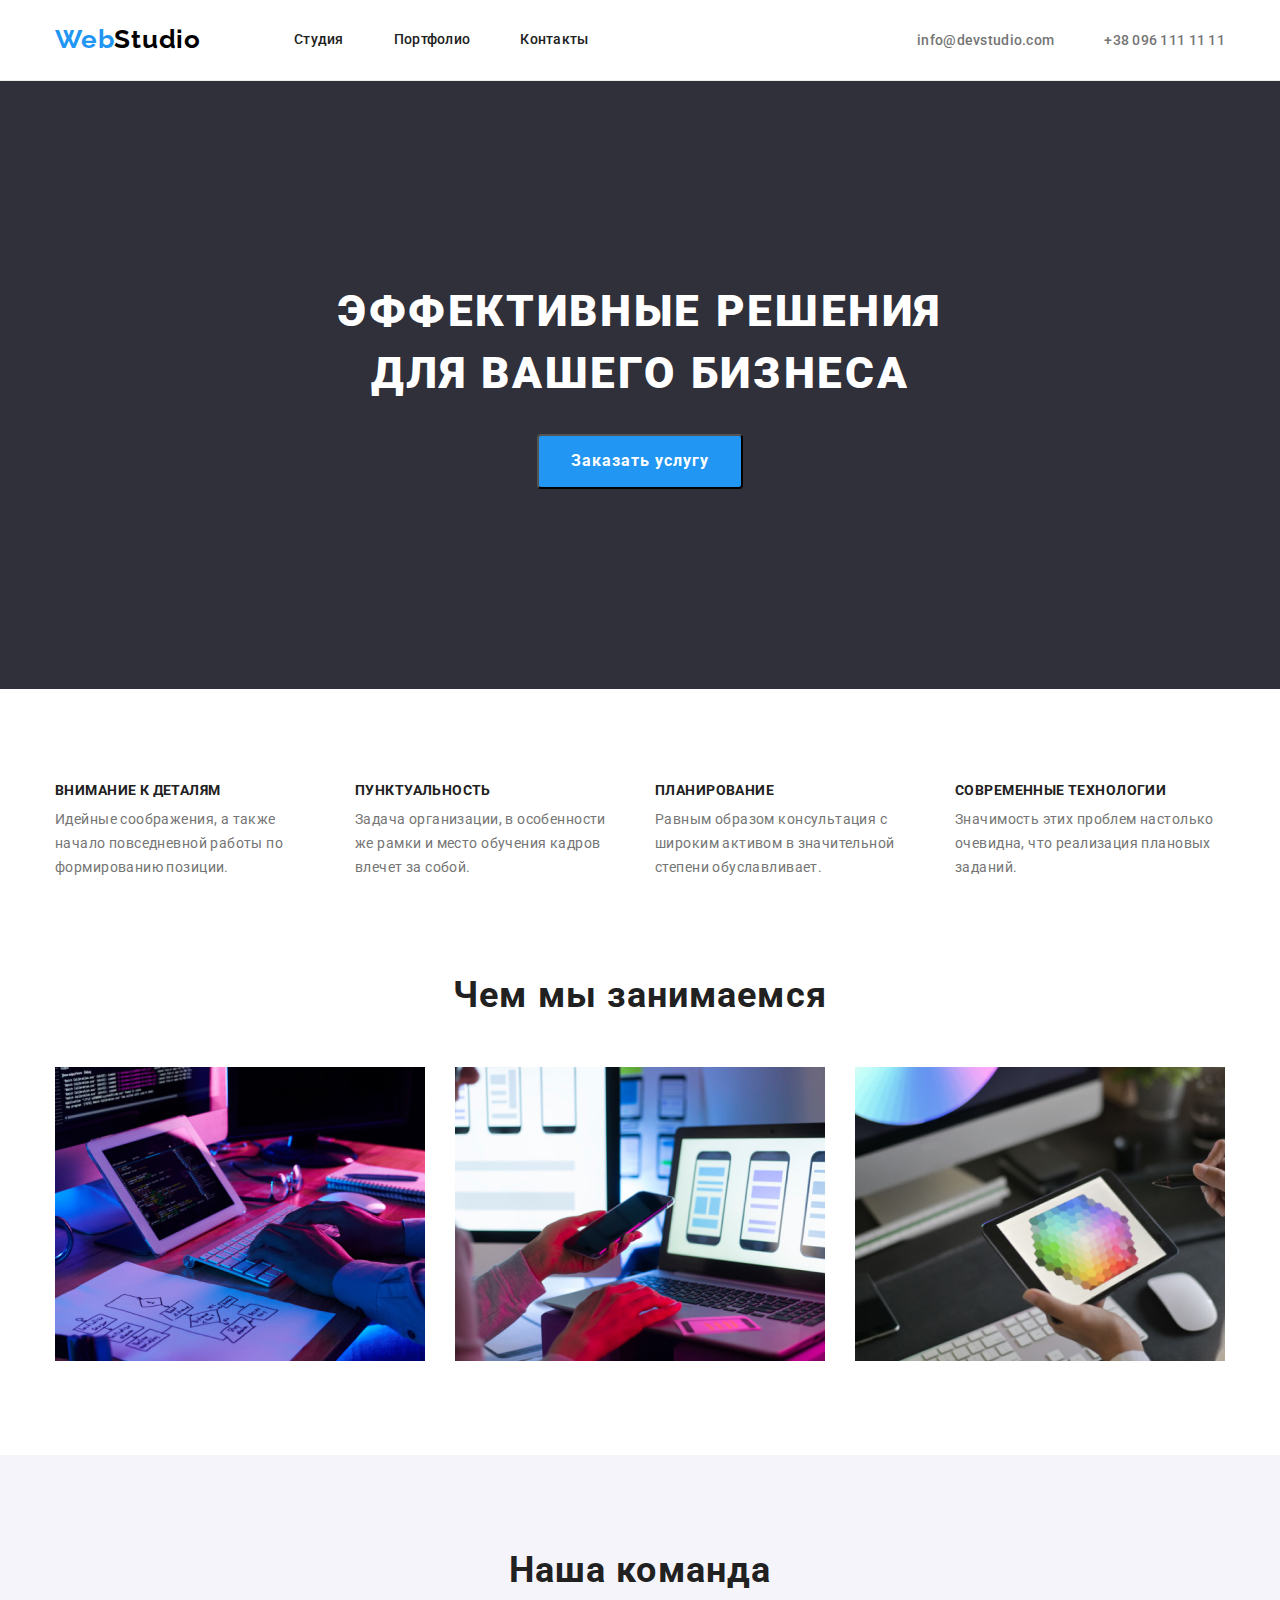
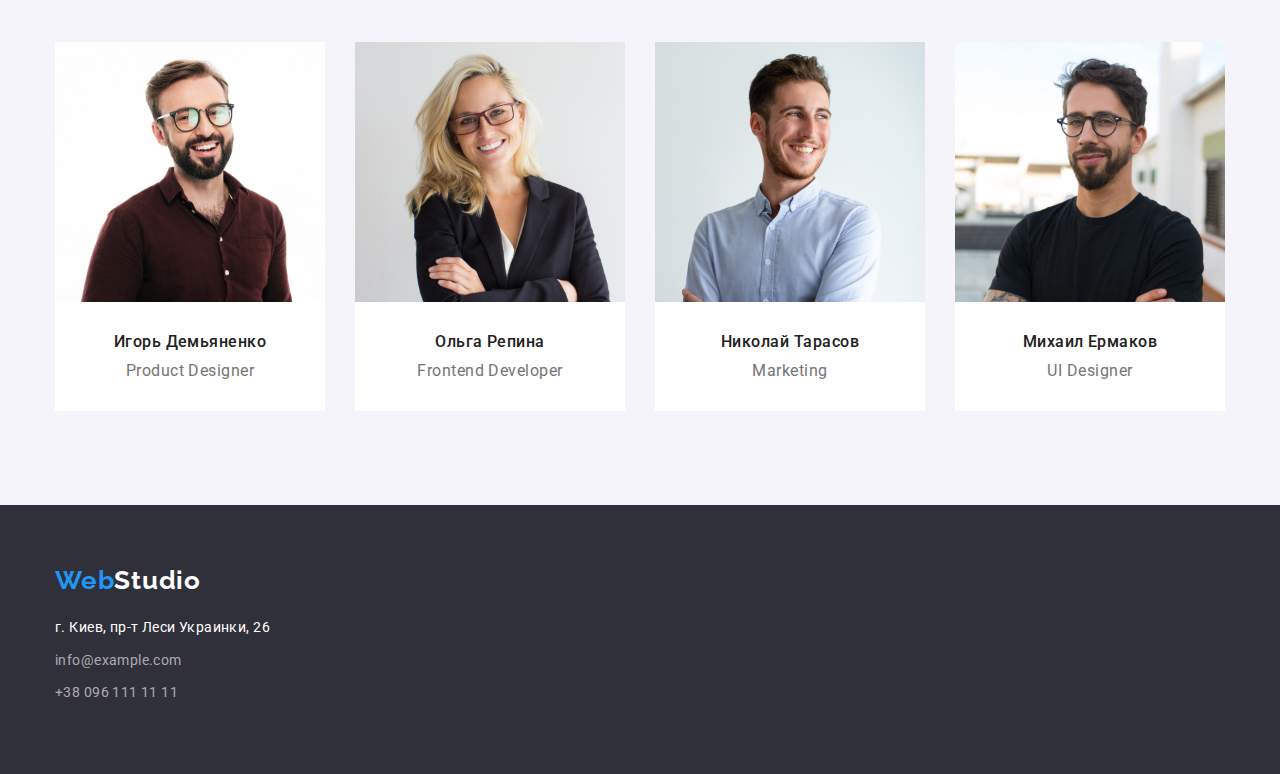
<file: index.html>
<!DOCTYPE html>
<html lang="ru">
  <head>
    <meta charset="UTF-8" />
    <meta http-equiv="X-UA-Compatible" content="IE=edge" />
    <meta name="viewport" content="width=device-width, initial-scale=1.0" />
    <title>Document</title>
    <link rel="preconnect" href="https://fonts.googleapis.com" />
    <link rel="preconnect" href="https://fonts.gstatic.com" crossorigin />
    <link
      href="https://fonts.googleapis.com/css2?family=Raleway:wght@700&family=Roboto:wght@400;500;700;900&display=swap"
      rel="stylesheet"
    />
    <link
      rel="stylesheet"
      href="https://cdnjs.cloudflare.com/ajax/libs/modern-normalize/1.1.0/modern-normalize.min.css"
    />
    <link rel="stylesheet" href="./css/styles.css" />
  </head>
  <body>
    <!--Шапка-->
    <header class="header">
      <div class="container flex-container">
          <nav class="header-nav">
          <a class="header-logo" href="./index.html">
            <span class="logo-blue">Web</span><span class="logo-black">Studio</span></a>
          <ul class="site-nav">
            <li class="item"><a href="./index.html" class="site-nav-link">Студия</a></li>
            <li class="item"><a href="./portfolio.html" class="site-nav-link">Портфолио</a></li>
            <li class="item"><a href="" class="site-nav-link">Контакты</a></li>
          </ul>
        </nav>
        <ul class="nav-link">
          <li class="item">
            <a href="mailto:info@devstudio.com" class="nav-link-list">info@devstudio.com</a>
          </li>
          <li class="item"><a href="tel:+380961111111" class="nav-link-list">+38 096 111 11 11</a></li>
        </ul>
      </div>
    </header>
    <!--Section 1-->
    <main>
      <section class="hero">
        <div class="container">
          <h1 class="hero-title">Эффективные решения <br>для вашего бизнеса</h1>
          <button type="button" class="hero-buttom">Заказать услугу</button>
        </div>
      </section>
      <!--Section 2-->
      <section class="section">
        <div class="container">
          <h2 class="visually-hidden">Шаги к успеху</h2>
          <ul class="section-list">
            <li class="section-link">
              <h3 class="section-title">Внимание к деталям</h3>
              <p class="text">
                Идейные соображения, а также начало повседневной работы по формированию позиции.
              </p>
            </li>

            <li class="section-link">
              <h3 class="section-title">Пунктуальность</h3>
              <p class="text">
                Задача организации, в особенности же рамки и место обучения кадров влечет за собой.
              </p>
            </li>

            <li class="section-link">
              <h3 class="section-title">Планирование</h3>
              <p class="text">
                Равным образом консультация с широким активом в значительной степени обуславливает.
              </p>
            </li>

            <li class="section-link">
              <h3 class="section-title">Современные технологии</h3>
              <p class="text">
                Значимость этих проблем настолько очевидна, что реализация плановых заданий.
              </p>
            </li>
          </ul>
        </div>
      </section>
      <!--Section 3-->
      <section class=" section section-pictures">
        <div class="container">
          <h2 class="title">Чем мы занимаемся</h2>
          <ul class="pictures-list">
            <li class="images">
                  <img src="./images/first_service.jpg" alt="Работа на компьютерах" width="370" />
            </li>
            <li class="images">
                  <img src="./images/second_servics.jpg" alt="Работа на телефонах" width="370" />
                </li>
            <li class="images">
                 <img src="./images/third_service.jpg" alt="Работа на планшетах" width="370" />
                </li>
          </ul>
          </div>
      </section>
      <!--Section 4-->
      <section class="section workers">
        <div class="container">
          <h2 class="title">Наша команда</h2>
          <ul class="workers-list">
            <li class="workers-item">
              <article>
                <div class="icons">
                  <img src="./images/photo_1.jpg" alt="Фото" width="270" />
                </div>
                <div class="caption">
                  <h3 class="workers-title">Игорь Демьяненко</h3>
                  <p class="workers-text">Product Designer</p>
                </div>
              </article>
            </li>
            <li class="workers-item">
              <article>
                  <img src="./images/photo_2.jpg" alt="Ольга Репина" width="270" />
                <div class="caption">
                  <h3 class="workers-title">Ольга Репина</h3>
                <p class="workers-text">Frontend Developer</p>
                </div>
              </article>
            </li>
            <li class="workers-item">
              <article>
                  <img src="./images/photo_3.jpg" alt="Николай Тарасов" width="270" />
                <div class="caption">
                   <h3 class="workers-title">Николай Тарасов</h3>
                <p class="workers-text">Marketing</p>
                </div>
            </li>
            <li class="workers-item">
              <article>
                  <img src="./images/photo4.jpg" alt="Михаил Ермаков" width="270" />
                <div class="caption">
                   <h3 class="workers-title">Михаил Ермаков</h3>
                <p class="workers-text">UI Designer</p>
                </div>
              </article>
            </li>
          </ul>
        </div>
      </section>
    </main>
    <!--Футер-->
    <footer class="footer">
      <div class="container">
         <a class="footer-logo" href="./portfolio.html"
                ><span class="logo-blue">Web</span><span class="logo-white">Studio</span></a
              >
        <address>
            <ul class="footer-list">
               <li class="footer-item"><a class="footer-address" href="https://goo.gl/maps/6y7DoNega5djJpNc6"
                target="_blank">г. Киев, пр-т Леси Украинки, 26</a></li>
            <li class="footer-item"><a href="mailto:info@example.com" class="contact-link">info@example.com</a></li>
            <li class="footer-item"><a href="tel:+380961111111" class="contact-link">+38 096 111 11 11</a></li>
          </ul>
        </address>
      </div>
    </footer>
  </body>
</html>
</file>
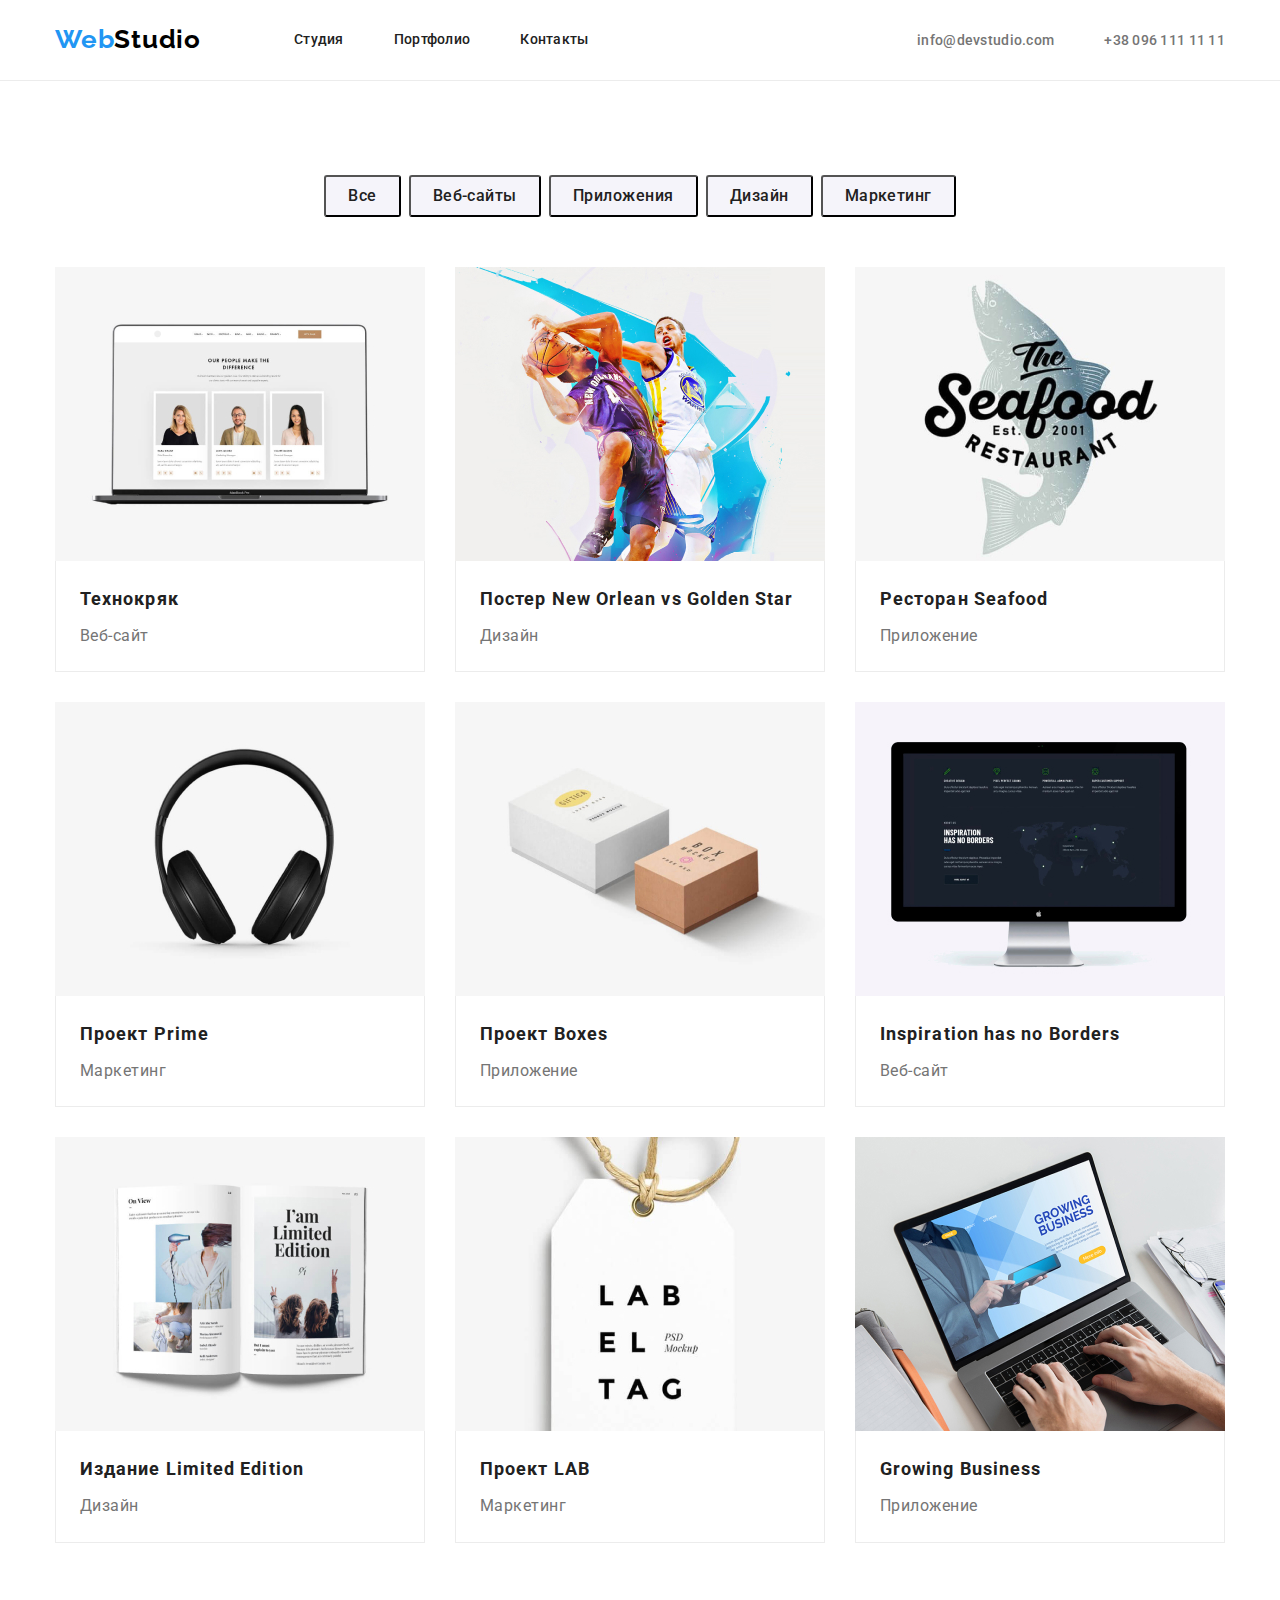
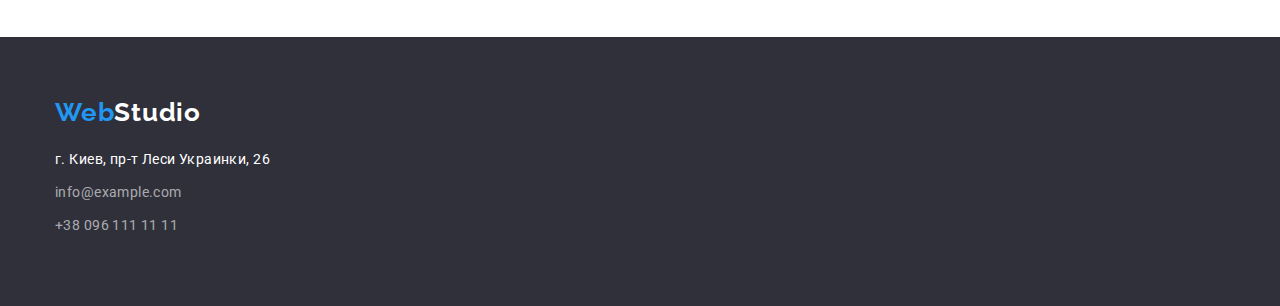
<file: portfolio.html>
<!DOCTYPE html>
<html lang="ru">
  <head>
    <meta charset="UTF-8" />
    <meta http-equiv="X-UA-Compatible" content="IE=edge" />
    <meta name="viewport" content="width=device-width, initial-scale=1.0" />
    <title>Document</title>
    <link rel="preconnect" href="https://fonts.googleapis.com" />
    <link rel="preconnect" href="https://fonts.gstatic.com" crossorigin />
    <link
      href="https://fonts.googleapis.com/css2?family=Raleway:wght@700&family=Roboto:wght@400;500;700;900&display=swap"
      rel="stylesheet"
    />
    <link
      rel="stylesheet"
      href="https://cdnjs.cloudflare.com/ajax/libs/modern-normalize/1.1.0/modern-normalize.min.css"
    />
    <link rel="stylesheet" href="./css/styles.css" />
  </head>
  <body>
    <!-- Шапка -->
    <header class="header">
      <div class="container flex-container">
        <nav class="header-nav">
          <a class="header-logo" href="./index.html">
            <span class="logo-blue">Web</span><span class="logo-black">Studio</span></a
          >
          <ul class="site-nav">
            <li class="item"><a href="./index.html" class="site-nav-link">Студия</a></li>
            <li class="item"><a href="./portfolio.html" class="site-nav-link">Портфолио</a></li>
            <li class="item"><a href="" class="site-nav-link">Контакты</a></li>
          </ul>
        </nav>
        <ul class="nav-link">
          <li class="item">
            <a href="mailto:info@devstudio.com" class="nav-link-list">info@devstudio.com</a>
          </li>
          <li class="item">
            <a href="tel:+380961111111" class="nav-link-list">+38 096 111 11 11</a>
          </li>
        </ul>
      </div>
    </header>
    <!-- Фільтр -->
    <main>
      <section class="filter">
        <div class="container">
          <h1 class="visually-hidden">Портфоліо</h1>
          <ul class="filter-list">
            <li class="filter-item"><button type="button" class="filter-buttom">Все</button></li>
            <li class="filter-item">
              <button type="button" class="filter-buttom">Веб-сайты</button>
            </li>
            <li class="filter-item">
              <button type="button" class="filter-buttom">Приложения</button>
            </li>
            <li class="filter-item"><button type="button" class="filter-buttom">Дизайн</button></li>
            <li class="filter-item">
              <button type="button" class="filter-buttom">Маркетинг</button>
            </li>
          </ul>
          <ul class="pictures">
            <li class="pictures-item">
              <div class="card-thumb">
                <img src="./images/project_1.jpg" alt="Фото коллег" width="370" />
              </div>
              <div class="heading">
                <h2 class="pictures-title">Технокряк</h2>
                <p class="pictures-text">Веб-сайт</p>
              </div>
            </li>

            <li class="pictures-item">
              <div class="card-thumb">
                <img src="./images/project_2.jpg" alt="Постер" width="370" />
              </div>
              <div class="heading">
                <h2 class="pictures-title">Постер New Orlean vs Golden Star</h2>
                <p class="pictures-text">Дизайн</p>
              </div>
            </li>

            <li class="pictures-item">
              <div class="card-thumb">
                <img src="./images/project_3.jpg" alt="Назва ресторану" width="370" />
              </div>
              <div class="heading">
                <h2 class="pictures-title">Ресторан Seafood</h2>
                <p class="pictures-text">Приложение</p>
              </div>
            </li>

            <li class="pictures-item">
              <div class="card-thumb">
                <img src="./images/project_4.jpg" alt="Наушники" width="370" />
              </div>
              <div class="heading">
                <h2 class="pictures-title">Проект Prime</h2>
                <p class="pictures-text">Маркетинг</p>
              </div>
            </li>

            <li class="pictures-item">
              <div class="card-thumb">
                <img src="./images/project_5.jpg" alt="Коробки" width="370" />
              </div>
              <div class="heading">
                <h2 class="pictures-title">Проект Boxes</h2>
                <p class="pictures-text">Приложение</p>
              </div>
            </li>

            <li class="pictures-item">
              <div class="card-thumb">
                <img src="./images/project_6.jpg" alt="Екран" width="370" />
              </div>
              <div class="heading">
                <h2 class="pictures-title">Inspiration has no Borders</h2>
                <p class="pictures-text">Веб-сайт</p>
              </div>
            </li>

            <li class="pictures-item">
              <div class="card-thumb">
                <img src="./images/project_7.jpg" alt="Издание" width="370" />
              </div>
              <div class="heading">
                <h2 class="pictures-title">Издание Limited Edition</h2>
                <p class="pictures-text">Дизайн</p>
              </div>
            </li>

            <li class="pictures-item">
              <div class="card-thumb">
                <img src="./images/project_8.jpg" alt="Проект" width="370" />
              </div>
              <div class="heading">
                <h2 class="pictures-title">Проект LAB</h2>
                <p class="pictures-text">Маркетинг</p>
              </div>
            </li>

            <li class="pictures-item">
              <div class="card-thumb">
                <img src="./images/project_9.jpg" alt="Ноут" width="370" />
              </div>
              <div class="heading">
                <h2 class="pictures-title">Growing Business</h2>
                <p class="pictures-text">Приложение</p>
              </div>
            </li>
          </ul>
        </div>
      </section>
    </main>
    <!--Футер-->
    <footer class="footer">
      <div class="container">
        <a class="footer-logo" href="./index.html"
          ><span class="logo-blue">Web</span><span class="logo-white">Studio</span></a
        >
        <address>
          <ul class="footer-list">
            <li class="footer-item">
              <a class="footer-address" href="https://goo.gl/maps/6y7DoNega5djJpNc6" target="_blank"
                >г. Киев, пр-т Леси Украинки, 26</a
              >
            </li>
            <li class="footer-item">
              <a href="mailto:info@example.com" class="contact-link">info@example.com</a>
            </li>
            <li class="footer-item">
              <a href="tel:+380961111111" class="contact-link">+38 096 111 11 11</a>
            </li>
          </ul>
        </address>
      </div>
    </footer>
  </body>
</html>
</file>
<file: css/styles.css>
:root {
  --primery-text-color: #212121;
  --title-text-color: #757575;
  --secondary-title-text-color: rgba(255, 255, 255, 0.6);
  --third-title-text-color: #000000;
  --accent-color: #2196f3;
  --primery-background-color: #ffffff;
  --secondary-background-color: #f5f4fa;
  --white-color: #ffffff;
  --footer-color: #2f303a;
}
body {
  background: var(--primery-background-color);
  color: var(--primery-text-color);
  font-family: 'Roboto', sans-serif;
}
/* колір основного тексту #212121*/
/* вторинний колір тексту #757575 */
/* вторинний колір тексту rgba(255, 255, 255, 0.6 */
/* білий колір #FFFFFF */
/* акцент #2196F3 */
/* вторинний колір фону #F5F4FA */
/* вторинний колір фону #2F303A */
/* вторинний колір фону FFFFFF */

/* Логотип */
.container {
  width: 1200px;
  padding-left: 15px;
  padding-right: 15px;
  margin-left: auto;
  margin-right: auto;
}
/* Шапка */
.header {
  border-bottom: 1px solid #ececec;
}
.flex-container {
  align-items: center;
  display: flex;
  justify-content: space-between;
}
.header-nav {
  display: flex;
  align-items: center;
}
.header-logo {
  text-decoration: none;
  margin-right: 93px;
}
.logo-blue {
  font-family: 'Raleway';
  font-weight: 700;
  font-size: 26px;
  line-height: 1.2;
  letter-spacing: 0.03em;
  color: var(--accent-color);
}
.logo-black {
  font-family: 'Raleway';
  font-weight: 700;
  font-size: 26px;
  line-height: 1.2;
  letter-spacing: 0.03em;
  color: var(--third-title-text-color);
}
/* Site nav */
.site-nav {
  padding: 0;
  margin: 0;
  list-style: none;
  display: flex;
}
.nav-link {
  padding: 0;
  margin: 0;
  list-style: none;
  display: flex;
  justify-content: end;
}
.item {
  margin-right: 50px;
}
.item:last-child {
  margin-right: 0;
}
.site-nav-link {
  padding-top: 32px;
  padding-bottom: 32px;
  display: block;
  font-weight: 500;
  font-size: 14px;
  line-height: 1.14;
  letter-spacing: 0.02em;
  color: var(--primery-text-color);
  text-decoration: none;
}
.site-nav-link:hover,
.site-nav-link:focus {
  color: var(--accent-color);
}
.link {
  font-weight: 500;
  font-size: 14px;
  line-height: 1.14;
  letter-spacing: 0.02em;
  color: var(--primery-text-color);
}
.nav-link-list {
  font-weight: 500;
  font-size: 14px;
  line-height: 1.14;
  letter-spacing: 0.02em;
  color: var(--title-text-color);
  text-decoration: none;
}
.nav-link-list:hover,
.nav-link-list:focus {
  color: var(--accent-color);
}

/* Секція 1 */
.hero {
  background-color: var(--footer-color);
  text-align: center;
  padding-top: 200px;
  padding-bottom: 200px;
}
.hero-title {
  margin-top: 0;
  margin-bottom: 30px;
  font-weight: 900;
  font-size: 44px;
  line-height: 1.4;
  letter-spacing: 0.06em;
  text-transform: uppercase;
  color: var(--white-color);
}
.hero-buttom {
  display: inline-block;
  padding: 10px 32px;
  border-radius: 4px;
  font-weight: 700;
  font-size: 16px;
  line-height: 1.9;
  letter-spacing: 0.06em;
  cursor: pointer;
  color: var(--white-color);
  background-color: var(--accent-color);
  /* 0px 4px 4px rgba(0, 0, 0, 0.15); */
}
/* Секція 2 */
.section {
  padding-top: 94px;
  padding-bottom: 94px;
  background: var(--primery-background-color);
}
.visually-hidden {
  position: absolute;
  white-space: nowrap;
  width: 1px;
  height: 1px;
  overflow: hidden;
  border: 0;
  padding: 0;
  clip: rect(0 0 0 0);
  clip-path: inset(50%);
  margin: -1px;
}
.section-list {
  list-style: none;
  padding: 0;
  margin: 0;
  display: flex;
}
.section-link {
  margin-right: 30px;
  width: 270px;
}
.section-link:last-child {
  margin-right: 0;
}
.section-title {
  margin-bottom: 10px;
  font-weight: 700;
  font-size: 14px;
  line-height: 1.14;
  letter-spacing: 0.03em;
  text-transform: uppercase;
  color: var(--primery-text-color);
}
h1,
h2,
h3,
p {
  margin: 0;
}
.text {
  font-size: 14px;
  line-height: 1.7;
  letter-spacing: 0.03em;
  color: var(--title-text-color);
}
/* Секція 3 */
.section-pictures {
  padding-top: 0;
}
.title {
  margin-top: 0;
  margin-bottom: 50px;
  font-weight: 700;
  font-size: 36px;
  line-height: 1.2;
  text-align: center;
  letter-spacing: 0.03em;
  color: var(--primery-text-color);
}
.pictures-list {
  list-style: none;
  padding: 0;
  margin: 0;
  display: flex;
}
.images {
  margin-right: 30px;
}
.images:last-child {
  margin-right: 0;
}
img {
  display: block;
  max-width: 100%;
  height: auto;
}
/* Секція 4 */
.workers {
  padding-top: 94px;
  background: var(--secondary-background-color);
}
.title {
  margin-bottom: 50px;
}
.workers-list {
  list-style: none;
  padding: 0;
  margin: 0;
  display: flex;
  flex-wrap: wrap;
}
.workers-item {
  margin-right: 30px;
  background-color: #ffffff;
}
.workers-item:last-child {
  margin-right: 0;
}
.workers-title {
  margin-bottom: 10px;
  font-weight: 500;
  font-size: 16px;
  line-height: 1.2;
  letter-spacing: 0.03em;
  color: var(--primery-text-color);
}
.caption {
  padding-top: 30px;
  padding-bottom: 30px;
  text-align: center;
}
.workers-text {
  font-size: 16px;
  line-height: 1.2;
  letter-spacing: 0.03em;
  color: var(--title-text-color);
}

/* Портфоліо */
/* Фільтр */
.filter {
  padding-top: 94px;
  padding-bottom: 94px;
  background: var(--primery-background-color);
}
.filter-list {
  padding: 0;
  margin: 0;
  list-style: none;
  display: flex;
  justify-content: center;
  margin-bottom: 50px;
}
.filter-list .filter-item:not(:last-child) {
  margin-right: 8px;
}
.filter-list .filter-item {
  justify-content: center;
  display: inline-block;
}
.filter-buttom {
  padding: 6px 22px;
  font-weight: 500;
  font-size: 16px;
  line-height: 1.6;
  align-items: center;
  letter-spacing: 0.03em;
  color: var(--primery-text-color);
  background: var(--secondary-background-color);
  cursor: pointer;
  border-radius: 3px;
}
.filter-buttom:hover,
.filter-buttom:focus {
  color: var(--white-color);
  background: var(--accent-color);
}
/* Картинки */
p,
h2 {
  margin: 0;
}
.pictures {
  list-style: none;
  margin: 0;
  padding: 0;
  flex-wrap: wrap;
  display: flex;
  flex-wrap: wrap;
  margin-top: -30px;
  margin-left: -30px;
}
.pictures .pictures-item {
  flex-basis: calc(100% / 3 -30px);
  margin-left: 30px;
  margin-top: 30px;
}
.pictures-item {
  background: var(--primery-background-color);
}
.heading {
  padding-left: 24px;
  padding-right: 24px;
  padding-bottom: 20px;
  padding-top: 20px;
  border-right: 1px solid #ececec;
  border-left: 1px solid #ececec;
  border-bottom: 1px solid #ececec;
}
.pictures-title {
  margin-bottom: 4px;
  font-weight: 700;
  font-size: 18px;
  line-height: 2;
  letter-spacing: 0.06em;
  color: var(--primery-text-color);
}
.pictures-text {
  font-size: 16px;
  line-height: 1.9;
  letter-spacing: 0.03em;
  color: var(--title-text-color);
}
/* Футер */
.footer {
  background: var(--footer-color);
  padding-top: 60px;
  padding-bottom: 60px;
}
.footer-logo {
  text-decoration: none;
  display: block;
  margin-bottom: 20px;
}
.footer-list {
  list-style: none;
  padding: 0;
  margin: 0;
}
.logo-blue {
  font-family: 'Raleway';
  font-style: normal;
  font-weight: 700;
  font-size: 26px;
  line-height: 1.2;
  letter-spacing: 0.03em;
  color: var(--accent-color);
}
.logo-white {
  font-family: 'Raleway';
  font-style: normal;
  font-weight: 700;
  font-size: 26px;
  line-height: 1.2;
  letter-spacing: 0.03em;
  color: var(--white-color);
}
.footer-item {
  margin-bottom: 9px;
}
.footer-address {
  margin-bottom: 20px;
  font-style: normal;
  font-weight: 400;
  font-size: 14px;
  line-height: 1.7;
  letter-spacing: 0.03em;
  color: var(--white-color);
  text-decoration: none;
}
.contact-link {
  margin-bottom: 9px;
  font-style: normal;
  font-weight: 400;
  font-size: 14px;
  line-height: 1.7;
  letter-spacing: 0.03em;
  color: var(--secondary-title-text-color);
  text-decoration: none;
}
</file>
